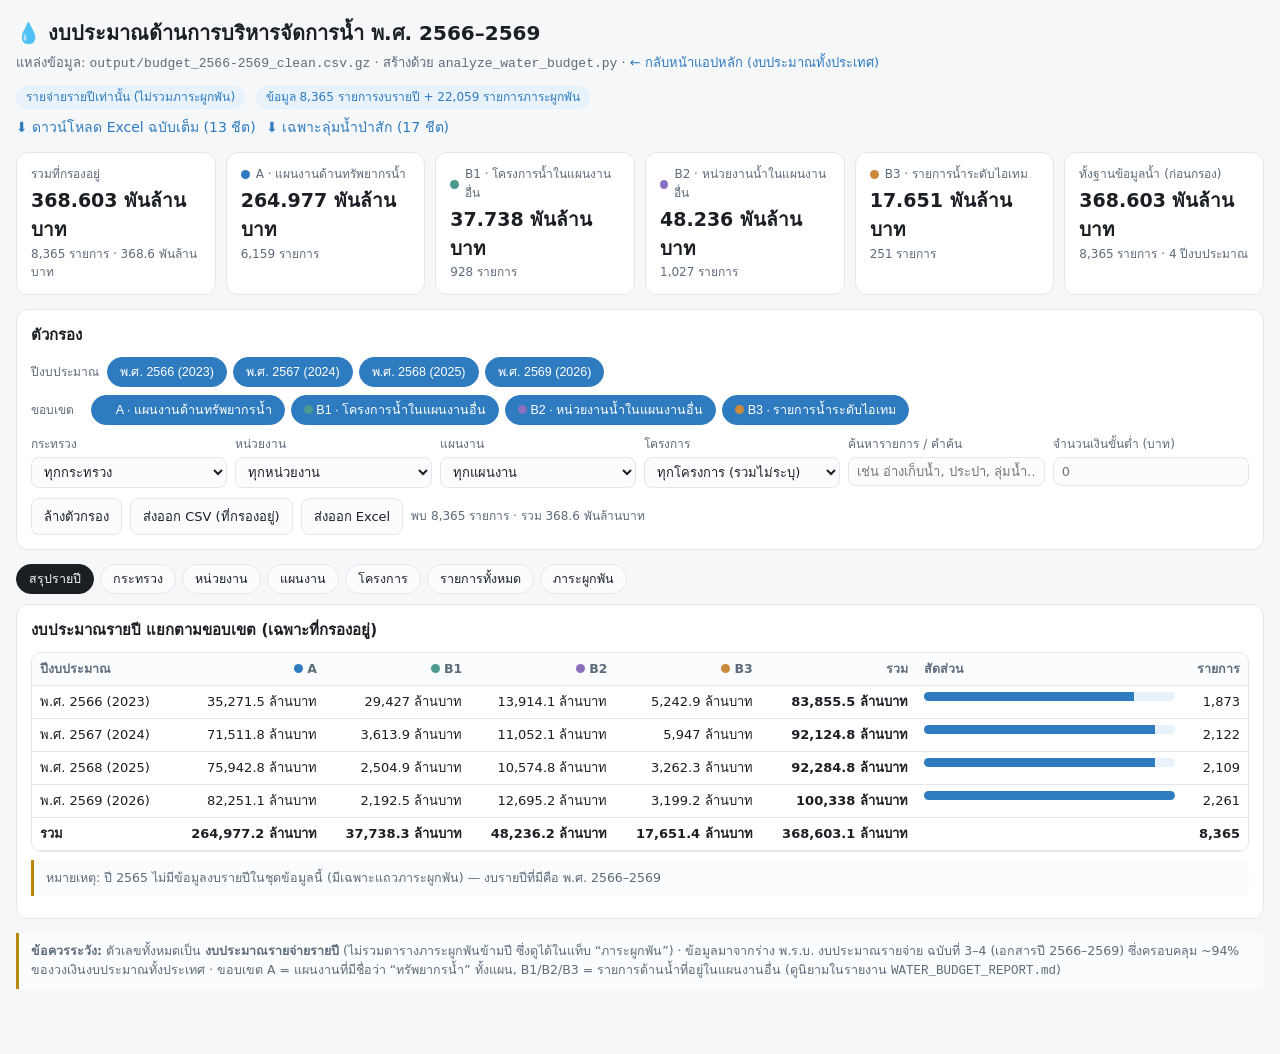
<file: docs/water.html>
<!DOCTYPE html>
<html lang="th">
<head>
<meta charset="UTF-8">
<meta name="viewport" content="width=device-width, initial-scale=1.0">
<title>งบประมาณด้านการบริหารจัดการน้ำ 2566–2569 · Water Budget Explorer</title>
<link rel="icon" href="data:image/svg+xml,<svg xmlns='http://www.w3.org/2000/svg' viewBox='0 0 100 100'><rect width='100' height='100' rx='20' fill='%232f7bbf'/><text x='50' y='70' font-size='58' text-anchor='middle' fill='white' font-family='serif'>💧</text></svg>">
<style>
:root{
  --bg:#f6f7f9; --panel:#fff; --panel2:#fbfcfd; --text:#1b1f24; --muted:#5d6b7a;
  --line:#e3e7ec; --accent:#2f7bbf; --accent-soft:#e8f2fb; --good:#2e8b57; --warn:#b8860b;
  --cA:#2f7bbf; --cB1:#4c9a8f; --cB2:#8a6fbf; --cB3:#c98a3c;
}
@media (prefers-color-scheme: dark){
  :root{ --bg:#12161b; --panel:#1a2027; --panel2:#20272f; --text:#e8edf3; --muted:#9fadb9;
         --line:#2b333c; --accent:#68a8de; --accent-soft:#22303d; }
}
*{box-sizing:border-box}
html,body{margin:0;padding:0}
body{background:var(--bg);color:var(--text);
  font-family:"Noto Sans Thai","Noto Sans",system-ui,-apple-system,"Segoe UI",sans-serif;font-size:14px;line-height:1.55}
a{color:var(--accent);text-decoration:none}
a:hover{text-decoration:underline}
.wrap{max-width:1380px;margin:0 auto;padding:18px 16px 60px}
header.top{display:flex;flex-wrap:wrap;gap:12px;align-items:flex-start;justify-content:space-between;margin-bottom:14px}
h1{font-size:20px;margin:0 0 4px}
.sub{color:var(--muted);font-size:13px}
.badge{display:inline-block;background:var(--accent-soft);color:var(--accent);border-radius:99px;
  padding:2px 10px;font-size:12px;margin-right:6px;white-space:nowrap}
.cards{display:grid;grid-template-columns:repeat(auto-fit,minmax(190px,1fr));gap:10px;margin:14px 0}
.card{background:var(--panel);border:1px solid var(--line);border-radius:12px;padding:12px 14px}
.card .k{font-size:12px;color:var(--muted);display:flex;align-items:center;gap:6px}
.card .v{font-size:19px;font-weight:600;margin-top:2px}
.card .s{font-size:12px;color:var(--muted)}
.dot{width:9px;height:9px;border-radius:50%;display:inline-block}
.panel{background:var(--panel);border:1px solid var(--line);border-radius:12px;padding:14px;margin-bottom:14px}
.panel h2{font-size:15px;margin:0 0 10px}
.filters{display:grid;grid-template-columns:repeat(auto-fit,minmax(170px,1fr));gap:8px}
label.f{display:flex;flex-direction:column;gap:3px;font-size:12px;color:var(--muted)}
select,input[type=text],input[type=number]{background:var(--panel2);color:var(--text);border:1px solid var(--line);
  border-radius:8px;padding:6px 8px;font-family:inherit;font-size:13px;width:100%}
.chips{display:flex;flex-wrap:wrap;gap:6px}
.chip{border:1px solid var(--line);background:var(--panel2);color:var(--text);border-radius:99px;
  padding:4px 12px;font-size:12.5px;cursor:pointer;user-select:none}
.chip.on{background:var(--accent);border-color:var(--accent);color:#fff}
.row{display:flex;flex-wrap:wrap;gap:8px;align-items:center}
button.btn{background:var(--accent);color:#fff;border:none;border-radius:8px;padding:7px 12px;font-family:inherit;
  font-size:13px;cursor:pointer}
button.btn.ghost{background:var(--panel2);color:var(--text);border:1px solid var(--line)}
table{width:100%;border-collapse:collapse;font-size:13px}
th,td{padding:6px 8px;border-bottom:1px solid var(--line);vertical-align:top;text-align:left}
th{position:sticky;top:0;background:var(--panel2);z-index:1;cursor:pointer;font-size:12.5px;color:var(--muted);white-space:nowrap}
th.num,td.num{text-align:right;font-variant-numeric:tabular-nums;white-space:nowrap}
tr.clickable:hover{background:var(--accent-soft);cursor:pointer}
.tbl-wrap{max-height:560px;overflow:auto;border:1px solid var(--line);border-radius:10px}
.bar{height:9px;border-radius:99px;background:var(--accent-soft);overflow:hidden;min-width:60px}
.bar>i{display:block;height:100%;background:var(--accent)}
.small{font-size:12px;color:var(--muted)}
.tabs{display:flex;gap:6px;flex-wrap:wrap;margin-bottom:10px}
.tabs .chip.on{background:var(--text);border-color:var(--text);color:var(--bg)}
.note{border-left:3px solid var(--warn);background:var(--panel2);padding:8px 12px;border-radius:0 8px 8px 0;
  font-size:12.5px;color:var(--muted);margin:8px 0}
.loading{position:fixed;inset:0;background:var(--bg);display:flex;flex-direction:column;gap:12px;
  align-items:center;justify-content:center;z-index:50;text-align:center;padding:20px}
.spinner{width:34px;height:34px;border:3px solid var(--line);border-top-color:var(--accent);border-radius:50%;
  animation:spin .8s linear infinite}
@keyframes spin{to{transform:rotate(360deg)}}
.hidden{display:none !important}
.pager{display:flex;gap:8px;align-items:center;justify-content:center;margin-top:10px;flex-wrap:wrap}
.scope-tag{border-radius:6px;padding:1px 6px;font-size:11.5px;color:#fff;white-space:nowrap}
</style>
</head>
<body>
<div class="loading" id="loading">
  <div class="spinner"></div>
  <div id="loadmsg">กำลังโหลดข้อมูลงบประมาณด้านน้ำ…</div>
  <div class="small">ข้อมูล: water_budget_detail_2566-2569.csv.gz (จากคลังข้อมูลงบประมาณที่ clean แล้ว)</div>
</div>

<div class="wrap hidden" id="app">
  <header class="top">
    <div>
      <h1>💧 งบประมาณด้านการบริหารจัดการน้ำ พ.ศ. 2566–2569</h1>
      <div class="sub">แหล่งข้อมูล: <code>output/budget_2566-2569_clean.csv.gz</code> · สร้างด้วย <code>analyze_water_budget.py</code>
        · <a href="index.html">← กลับหน้าแอปหลัก (งบประมาณทั้งประเทศ)</a></div>
    </div>
    <div>
      <span class="badge">รายจ่ายรายปีเท่านั้น (ไม่รวมภาระผูกพัน)</span>
      <span class="badge" id="stamp"></span>
      <div style="margin-top:8px">
        <a class="btn ghost" style="display:inline-block;text-decoration:none"
           href="data/water_budget_2566-2569.xlsx" download>⬇ ดาวน์โหลด Excel ฉบับเต็ม (13 ชีต)</a>
        <a class="btn ghost" style="display:inline-block;text-decoration:none;margin-left:6px"
           href="data/water_budget_pasak_basin_2566-2569.xlsx" download
           title="ขอบเขตตามประกาศผังน้ำลุ่มน้ำป่าสัก พ.ศ. 2568 (ราชกิจจานุเบกษา เลขที่ 70769) — 7 จังหวัด · คัดได้ 251 รายการ 9,350.0 ล้านบาท">⬇ เฉพาะลุ่มน้ำป่าสัก (17 ชีต)</a>
      </div>
    </div>
  </header>

  <div class="cards" id="cards"></div>

  <div class="panel">
    <h2>ตัวกรอง</h2>
    <div class="row" style="margin-bottom:8px">
      <span class="small" style="min-width:52px">ปีงบประมาณ</span>
      <div class="chips" id="year-chips"></div>
    </div>
    <div class="row" style="margin-bottom:10px">
      <span class="small" style="min-width:52px">ขอบเขต</span>
      <div class="chips" id="scope-chips"></div>
    </div>
    <div class="filters">
      <label class="f">กระทรวง<select id="f-ministry"></select></label>
      <label class="f">หน่วยงาน<select id="f-unit"></select></label>
      <label class="f">แผนงาน<select id="f-plan"></select></label>
      <label class="f">โครงการ<select id="f-project"></select></label>
      <label class="f">ค้นหารายการ / คำค้น
        <input type="text" id="f-q" placeholder="เช่น อ่างเก็บน้ำ, ประปา, ลุ่มน้ำ…"></label>
      <label class="f">จำนวนเงินขั้นต่ำ (บาท)<input type="number" id="f-min" min="0" step="1000000" placeholder="0"></label>
    </div>
    <div class="row" style="margin-top:10px">
      <button class="btn ghost" id="btn-reset">ล้างตัวกรอง</button>
      <button class="btn ghost" id="btn-csv">ส่งออก CSV (ที่กรองอยู่)</button>
      <button class="btn ghost" id="btn-xlsx">ส่งออก Excel</button>
      <span class="small" id="count"></span>
    </div>
  </div>

  <div class="tabs" id="tabs">
    <button class="chip on" data-view="year">สรุปรายปี</button>
    <button class="chip" data-view="ministry">กระทรวง</button>
    <button class="chip" data-view="unit">หน่วยงาน</button>
    <button class="chip" data-view="plan">แผนงาน</button>
    <button class="chip" data-view="project">โครงการ</button>
    <button class="chip" data-view="rows">รายการทั้งหมด</button>
    <button class="chip" data-view="comm">ภาระผูกพัน</button>
  </div>

  <div class="panel" id="view"></div>
  <div class="note" id="footnote">
    <b>ข้อควรระวัง:</b> ตัวเลขทั้งหมดเป็น <b>งบประมาณรายจ่ายรายปี</b> (ไม่รวมตารางภาระผูกพันข้ามปี ซึ่งดูได้ในแท็บ “ภาระผูกพัน”)
    · ข้อมูลมาจากร่าง พ.ร.บ. งบประมาณรายจ่าย ฉบับที่ 3–4 (เอกสารปี 2566–2569) ซึ่งครอบคลุม ~94% ของวงเงินงบประมาณทั้งประเทศ
    · ขอบเขต A = แผนงานที่มีชื่อว่า “ทรัพยากรน้ำ” ทั้งแผน, B1/B2/B3 = รายการด้านน้ำที่อยู่ในแผนงานอื่น (ดูนิยามในรายงาน <code>WATER_BUDGET_REPORT.md</code>)
  </div>
</div>

<script src="static/vendor/papaparse.min.js"></script>
<script src="static/vendor/xlsx.full.min.js"></script>
<script>
'use strict';
const $ = (s) => document.querySelector(s);
const esc = (s) => String(s ?? '').replace(/[&<>"]/g, (c) => ({'&':'&amp;','<':'&lt;','>':'&gt;','"':'&quot;'}[c]));
const fmtInt = (v) => Number(v || 0).toLocaleString('en-US');
const fmtB = (v) => `${(Number(v || 0) / 1e9).toLocaleString('en-US', {maximumFractionDigits: 3})} พันล้านบาท`;
const fmtM = (v) => `${(Number(v || 0) / 1e6).toLocaleString('en-US', {maximumFractionDigits: 1})} ล้านบาท`;
const fmtTHB = (v) => {
  v = Number(v || 0); const a = Math.abs(v), neg = v < 0 ? '−' : '';
  if (a >= 1e12) return neg + (a/1e12).toLocaleString('en-US',{maximumFractionDigits:2}) + ' ล้านล้านบาท';
  if (a >= 1e9) return neg + (a/1e9).toLocaleString('en-US',{maximumFractionDigits:2}) + ' พันล้านบาท';
  if (a >= 1e6) return neg + (a/1e6).toLocaleString('en-US',{maximumFractionDigits:1}) + ' ล้านบาท';
  if (a >= 1e3) return neg + (a/1e3).toLocaleString('en-US',{maximumFractionDigits:0}) + ' พันบาท';
  return neg + fmtInt(a) + ' บาท';
};
const fmtBE = (y) => `พ.ศ. ${Number(y) + 543} (${y})`;
const SCOPE = {
  A:  { label: 'A · แผนงานด้านทรัพยากรน้ำ', color: 'var(--cA)' },
  B1: { label: 'B1 · โครงการน้ำในแผนงานอื่น', color: 'var(--cB1)' },
  B2: { label: 'B2 · หน่วยงานน้ำในแผนงานอื่น', color: 'var(--cB2)' },
  B3: { label: 'B3 · รายการน้ำระดับไอเทม', color: 'var(--cB3)' },
};
const SCOPES = ['A', 'B1', 'B2', 'B3'];
const DCOLS = ['water_scope','scope_reason','FISCAL_YEAR','BUDGET_PLAN','MINISTRY','BUDGETARY_UNIT','PROJECT','OUTPUT',
  'CATEGORY_LV1','CATEGORY_LV2','CATEGORY_LV3','CATEGORY_LV4','CATEGORY_LV5','CATEGORY_LV6','ITEM_DESCRIPTION',
  'AMOUNT','CROSS_FUNC?','OBLIGED?','REF_DOC','REF_PAGE_NO','Source_Sheet','dq_flag'];

let ANNUAL = [], COMM = [];
const state = { years: new Set(), scopes: new Set(SCOPES), ministry: '', unit: '', plan: '', project: '',
                q: '', min: 0, view: 'year', sort: 'AMOUNT', dir: -1, page: 1, pageSize: 100 };

/* ---------------- โหลดข้อมูล ---------------- */
async function fetchGzText(url, onProgress) {
  const res = await fetch(url);
  if (!res.ok) throw new Error(`โหลด ${url} ไม่ได้ (${res.status})`);
  if (typeof DecompressionStream === 'undefined')
    throw new Error('เบราว์เซอร์นี้ไม่รองรับ DecompressionStream — กรุณาใช้ Chrome/Edge/Firefox/Safari รุ่นใหม่');
  const total = Number(res.headers.get('content-length') || 0);
  const ds = new DecompressionStream('gzip');
  const stream = res.body.pipeThrough(ds);
  const reader = stream.getReader(); const chunks = []; let got = 0;
  for (;;) {
    const { done, value } = await reader.read();
    if (done) break;
    chunks.push(value); got += value.length;
    if (onProgress) onProgress(total ? Math.min(0.99, got / (total * 3.2)) : 0.5);
  }
  const merged = new Uint8Array(chunks.reduce((n, c) => n + c.length, 0));
  let off = 0; for (const c of chunks) { merged.set(c, off); off += c.length; }
  return new TextDecoder('utf-8').decode(merged);
}
function parseCsv(text) {
  const out = Papa.parse(text, { header: true, skipEmptyLines: true, dynamicTyping: false });
  const rows = out.data.filter((r) => r && r.water_scope);
  for (const r of rows) { r.AMOUNT = Number(String(r.AMOUNT || '0').replace(/[^0-9.\-]/g, '')) || 0; r.FISCAL_YEAR = String(r.FISCAL_YEAR || ''); }
  return rows;
}
async function boot() {
  try {
    $('#loadmsg').textContent = 'กำลังโหลดรายละเอียดงบรายปี…';
    const t1 = await fetchGzText('data/water_budget_detail_2566-2569.csv.gz', (p) => { $('#loadmsg').textContent = `กำลังโหลดรายละเอียดงบรายปี… ${Math.round(p * 100)}%`; });
    ANNUAL = parseCsv(t1);
    $('#loadmsg').textContent = 'กำลังโหลดภาระผูกพัน…';
    const t2 = await fetchGzText('data/water_commitments_2566-2569.csv.gz', (p) => { $('#loadmsg').textContent = `กำลังโหลดภาระผูกพัน… ${Math.round(p * 100)}%`; });
    COMM = parseCsv(t2);
    const ys = [...new Set(ANNUAL.map((r) => r.FISCAL_YEAR))].sort();
    state.years = new Set(ys);
    $('#stamp').textContent = `ข้อมูล ${ANNUAL.length.toLocaleString()} รายการงบรายปี + ${COMM.length.toLocaleString()} รายการภาระผูกพัน`;
    buildControls(ys);
    render();
    $('#loading').classList.add('hidden'); $('#app').classList.remove('hidden');
  } catch (e) {
    $('#loadmsg').innerHTML = `โหลดข้อมูลไม่สำเร็จ: ${esc(e.message)}<br><span class="small">ลองเปิดผ่านเว็บเซิร์ฟเวอร์ (http://) ไม่ใช่เปิดไฟล์ตรง ๆ ด้วย file://</span>`;
    $('.spinner') && $('.spinner').remove();
  }
}

/* ---------------- ตัวกรอง ---------------- */
function buildControls(years) {
  const yc = $('#year-chips'); yc.innerHTML = '';
  for (const y of years) {
    const b = document.createElement('button');
    b.className = 'chip on'; b.textContent = fmtBE(y); b.dataset.year = y;
    b.onclick = () => { b.classList.toggle('on'); b.classList.contains('on') ? state.years.add(y) : state.years.delete(y); state.page = 1; render(); };
    yc.appendChild(b);
  }
  const sc = $('#scope-chips'); sc.innerHTML = '';
  for (const s of SCOPES) {
    const b = document.createElement('button');
    b.className = 'chip on'; b.dataset.scope = s;
    b.innerHTML = `<span class="dot" style="background:${SCOPE[s].color}"></span> ${esc(SCOPE[s].label)}`;
    b.onclick = () => { b.classList.toggle('on'); b.classList.contains('on') ? state.scopes.add(s) : state.scopes.delete(s); state.page = 1; render(); };
    sc.appendChild(b);
  }
  fillSelect('#f-ministry', 'MINISTRY', 'ทุกกระทรวง');
  fillSelect('#f-unit', 'BUDGETARY_UNIT', 'ทุกหน่วยงาน');
  fillSelect('#f-plan', 'BUDGET_PLAN', 'ทุกแผนงาน');
  fillSelect('#f-project', 'PROJECT', 'ทุกโครงการ (รวมไม่ระบุ)');
  $('#f-ministry').onchange = (e) => { state.ministry = e.target.value; state.page = 1; refillDepend(); render(); };
  $('#f-unit').onchange = (e) => { state.unit = e.target.value; state.page = 1; render(); };
  $('#f-plan').onchange = (e) => { state.plan = e.target.value; state.page = 1; render(); };
  $('#f-project').onchange = (e) => { state.project = e.target.value; state.page = 1; render(); };
  $('#f-q').oninput = (e) => { state.q = e.target.value.trim(); state.page = 1; render(); };
  $('#f-min').oninput = (e) => { state.min = Number(e.target.value || 0); state.page = 1; render(); };
  $('#btn-reset').onclick = () => {
    state.years = new Set(years); state.scopes = new Set(SCOPES); state.ministry = state.unit = state.plan = state.project = '';
    state.q = ''; state.min = 0; state.page = 1; state.sort = 'AMOUNT'; state.dir = -1;
    $('#f-ministry').value = ''; $('#f-unit').value = ''; $('#f-plan').value = ''; $('#f-project').value = '';
    $('#f-q').value = ''; $('#f-min').value = '';
    document.querySelectorAll('#year-chips .chip, #scope-chips .chip').forEach((c) => c.classList.add('on'));
    refillDepend(); render();
  };
  $('#btn-csv').onclick = () => exportCsv();
  $('#btn-xlsx').onclick = () => exportXlsx();
  for (const t of document.querySelectorAll('#tabs .chip'))
    t.onclick = () => { document.querySelectorAll('#tabs .chip').forEach((x) => x.classList.remove('on')); t.classList.add('on'); state.view = t.dataset.view; state.page = 1; render(); };
}
function refillDepend() {
  const base = filtered({ignore: ['unit', 'plan', 'project']});
  const keepUnit = state.unit, keepPlan = state.plan, keepProject = state.project;
  fillSelect('#f-unit', 'BUDGETARY_UNIT', 'ทุกหน่วยงาน', base);
  fillSelect('#f-plan', 'BUDGET_PLAN', 'ทุกแผนงาน', base);
  fillSelect('#f-project', 'PROJECT', 'ทุกโครงการ (รวมไม่ระบุ)', base);
  if (keepUnit && ![...$('#f-unit').options].some((o) => o.value === keepUnit)) state.unit = '';
  if (keepPlan && ![...$('#f-plan').options].some((o) => o.value === keepPlan)) state.plan = '';
  if (keepProject && ![...$('#f-project').options].some((o) => o.value === keepProject)) state.project = '';
  $('#f-unit').value = state.unit; $('#f-plan').value = state.plan; $('#f-project').value = state.project;
}
function fillSelect(sel, col, first, rows) {
  const el = $(sel); const keep = el.value;
  const src = rows || ANNUAL;
  const vals = [...new Set(src.map((r) => (r[col] || '').trim()))]
    .filter((v) => v && !(col === 'PROJECT' && v === ''))
    .sort((a, b) => a.localeCompare(b, 'th'));
  el.innerHTML = `<option value="">${esc(first)}</option>` + vals.map((v) => `<option value="${esc(v)}">${esc(v.length > 90 ? v.slice(0, 90) + '…' : v)}</option>`).join('');
  if (keep && elsafe(el, keep)) el.value = keep;
  function elsafe(e, v) { return [...e.options].some((o) => o.value === v); }
}

/* ---------------- ข้อมูลที่กรองแล้ว ---------------- */
function filtered(opt = {}) {
  const ig = new Set(opt.ignore || []);
  return ANNUAL.filter((r) => {
    if (state.years.size && !state.years.has(r.FISCAL_YEAR)) return false;
    if (state.scopes.size && !state.scopes.has(r.water_scope)) return false;
    if (!ig.has('ministry') && state.ministry && r.MINISTRY !== state.ministry) return false;
    if (!ig.has('unit') && state.unit && r.BUDGETARY_UNIT !== state.unit) return false;
    if (!ig.has('plan') && state.plan && r.BUDGET_PLAN !== state.plan) return false;
    if (!ig.has('project') && state.project && r.PROJECT !== state.project) return false;
    if (state.min && Math.abs(r.AMOUNT) < state.min) return false;
    if (state.q) {
      const q = state.q.toLowerCase();
      const hay = [r.ITEM_DESCRIPTION, r.PROJECT, r.BUDGETARY_UNIT, r.BUDGET_PLAN, r.MINISTRY, r.CATEGORY_LV1, r.CATEGORY_LV2]
        .join(' ').toLowerCase();
      if (!hay.includes(q)) return false;
    }
    return true;
  });
}
const sum = (rs) => rs.reduce((a, r) => a + r.AMOUNT, 0);

/* ---------------- เรนเดอร์ ---------------- */
function render() {
  const rows = filtered();
  const total = sum(rows);
  $('#count').textContent = `พบ ${rows.length.toLocaleString()} รายการ · รวม ${fmtTHB(total)}`;
  renderCards(rows, total);
  const v = $('#view'); v.innerHTML = '';
  if (state.view === 'year') renderYear(v, rows);
  else if (state.view === 'comm') renderComm(v);
  else if (state.view === 'rows') renderRows(v, rows);
  else renderGroup(v, rows, state.view);
}
function renderCards(rows, total) {
  const byScope = {}; for (const s of SCOPES) byScope[s] = rows.filter((r) => r.water_scope === s);
  const annualTotal = sum(ANNUAL);
  const c = [
    `<div class="card"><div class="k">รวมที่กรองอยู่</div><div class="v">${fmtB(total)}</div><div class="s">${rows.length.toLocaleString()} รายการ · ${fmtTHB(total)}</div></div>`,
    ...SCOPES.map((s) => `<div class="card"><div class="k"><span class="dot" style="background:${SCOPE[s].color}"></span> ${esc(SCOPE[s].label)}</div>
      <div class="v">${fmtB(sum(byScope[s]))}</div><div class="s">${byScope[s].length.toLocaleString()} รายการ</div></div>`),
    `<div class="card"><div class="k">ทั้งฐานข้อมูลน้ำ (ก่อนกรอง)</div><div class="v">${fmtB(annualTotal)}</div>
      <div class="s">${ANNUAL.length.toLocaleString()} รายการ · ${ANNUAL.length && [...new Set(ANNUAL.map((r) => r.FISCAL_YEAR))].length} ปีงบประมาณ</div></div>`,
  ];
  $('#cards').innerHTML = c.join('');
}
function renderYear(v, rows) {
  const years = [...new Set(ANNUAL.map((r) => r.FISCAL_YEAR))].sort();
  const data = years.map((y) => {
    const r = { year: y, total: 0, by: {} };
    for (const s of SCOPES) { r.by[s] = rows.filter((x) => x.FISCAL_YEAR === y && x.water_scope === s); }
    r.total = sum(rows.filter((x) => x.FISCAL_YEAR === y));
    return r;
  });
  const max = Math.max(1, ...data.map((d) => d.total));
  let html = `<h2>งบประมาณรายปี แยกตามขอบเขต (เฉพาะที่กรองอยู่)</h2><div class="tbl-wrap"><table>
    <thead><tr><th>ปีงบประมาณ</th>${SCOPES.map((s) => `<th class="num"><span class="dot" style="background:${SCOPE[s].color}"></span> ${s}</th>`).join('')}
    <th class="num">รวม</th><th style="width:22%">สัดส่วน</th><th class="num">รายการ</th></tr></thead><tbody>`;
  for (const d of data) {
    html += `<tr><td>${fmtBE(d.year)}</td>` + SCOPES.map((s) => `<td class="num">${sum(d.by[s]) ? fmtM(sum(d.by[s])) : '–'}</td>`).join('')
      + `<td class="num"><b>${fmtM(d.total)}</b></td>
      <td><div class="bar"><i style="width:${(d.total / max * 100).toFixed(1)}%"></i></div></td>
      <td class="num">${rows.filter((x) => x.FISCAL_YEAR === d.year).length.toLocaleString()}</td></tr>`;
  }
  const grand = sum(rows);
  html += `<tr><td><b>รวม</b></td>${SCOPES.map((s) => `<td class="num"><b>${fmtM(sum(rows.filter((x) => x.water_scope === s)))}</b></td>`).join('')}
    <td class="num"><b>${fmtM(grand)}</b></td><td></td><td class="num"><b>${rows.length.toLocaleString()}</b></td></tr>`;
  html += `</tbody></table></div>`;
  html += `<div class="note">หมายเหตุ: ปี 2565 ไม่มีข้อมูลงบรายปีในชุดข้อมูลนี้ (มีเฉพาะแถวภาระผูกพัน) — งบรายปีที่มีคือ พ.ศ. 2566–2569</div>`;
  v.innerHTML = html;
}
const LABEL_OF = { ministry: 'กระทรวง', unit: 'หน่วยงาน', plan: 'แผนงาน', project: 'โครงการ' };
function renderGroup(v, rows, dim) {
  const col = { ministry: 'MINISTRY', unit: 'BUDGETARY_UNIT', plan: 'BUDGET_PLAN', project: 'PROJECT' }[dim];
  const map = new Map();
  for (const r of rows) {
    const k = (r[col] || '').trim() || '(ไม่ระบุ)';
    if (!map.has(k)) map.set(k, { key: k, amt: 0, n: 0, by: {} , unit: r.BUDGETARY_UNIT, plan: r.BUDGET_PLAN });
    const o = map.get(k); o.amt += r.AMOUNT; o.n++;
    o.by[r.FISCAL_YEAR] = (o.by[r.FISCAL_YEAR] || 0) + r.AMOUNT;
  }
  const list = [...map.values()].sort((a, b) => b.amt - a.amt);
  const years = [...new Set(ANNUAL.map((r) => r.FISCAL_YEAR))].sort().filter((y) => state.years.has(y));
  const total = sum(rows) || 1;
  const max = list.length ? list[0].amt : 1;
  const shown = list.slice(0, 300);
  let html = `<h2>${esc(LABEL_OF[dim])} (${list.length.toLocaleString()} รายการ · ${rows.length.toLocaleString()} แถว · ${fmtTHB(sum(rows))})</h2>`;
  html += `<div class="small" style="margin-bottom:6px">คลิกที่แถวเพื่อกรองตามค่านั้น</div><div class="tbl-wrap"><table>
    <thead><tr><th>#</th><th>${esc(LABEL_OF[dim])}</th><th class="num">จำนวนเงิน</th><th style="width:18%">สัดส่วน</th>
    ${years.map((y) => `<th class="num">${Number(y) + 543}</th>`).join('')}<th class="num">รายการ</th></tr></thead><tbody>`;
  shown.forEach((o, i) => {
    html += `<tr class="clickable" data-key="${esc(o.key)}"><td>${i + 1}</td><td>${esc(o.key)}
      ${dim === 'project' || dim === 'plan' ? `<div class="small">${esc(o.unit || '')}</div>` : ''}</td>
      <td class="num">${fmtM(o.amt)}</td>
      <td><div class="bar"><i style="width:${(o.amt / max * 100).toFixed(1)}%"></i></div><span class="small">${(o.amt / total * 100).toFixed(1)}%</span></td>
      ${years.map((y) => `<td class="num">${o.by[y] ? fmtM(o.by[y]) : '–'}</td>`).join('')}
      <td class="num">${o.n.toLocaleString()}</td></tr>`;
  });
  if (list.length > shown.length) html += `<tr><td colspan="${years.length + 5}" class="small">แสดง 300 อันดับแรกจาก ${list.length} — ใช้ตัวกรองเพื่อเจาะลึก</td></tr>`;
  html += `</tbody></table></div>`;
  v.innerHTML = html;
  v.querySelectorAll('tr.clickable').forEach((tr) => {
    tr.onclick = () => {
      const k = tr.dataset.key;
      if (dim === 'ministry') state.ministry = k === '(ไม่ระบุ)' ? '' : k;
      if (dim === 'unit') state.unit = k === '(ไม่ระบุ)' ? '' : k;
      if (dim === 'plan') state.plan = k === '(ไม่ระบุ)' ? '' : k;
      if (dim === 'project') state.project = k === '(ไม่ระบุ)' ? '' : k;
      $('#f-ministry').value = state.ministry; $('#f-unit').value = state.unit; $('#f-plan').value = state.plan; $('#f-project').value = state.project;
      state.view = 'rows'; state.page = 1;
      document.querySelectorAll('#tabs .chip').forEach((x) => x.classList.toggle('on', x.dataset.view === 'rows'));
      render();
    };
  });
}
function renderRows(v, rows) {
  const sorted = sortRows(rows);
  const pages = Math.max(1, Math.ceil(sorted.length / state.pageSize));
  state.page = Math.min(state.page, pages);
  const start = (state.page - 1) * state.pageSize;
  const page = sorted.slice(start, start + state.pageSize);
  let html = `<h2>รายการทั้งหมด (${sorted.length.toLocaleString()} แถว · ${fmtTHB(sum(sorted))})</h2>
    <div class="tbl-wrap"><table><thead><tr>
    ${[['FISCAL_YEAR','ปี'],['water_scope','ขอบเขต'],['BUDGET_PLAN','แผนงาน'],['MINISTRY','กระทรวง'],['BUDGETARY_UNIT','หน่วยงาน'],
       ['PROJECT','โครงการ'],['ITEM_DESCRIPTION','รายการ'],['CATEGORY_LV1','หมวด'],['AMOUNT','จำนวนเงิน'],['REF_DOC','เอกสาร'],['REF_PAGE_NO','หน้า']]
      .map(([k, l]) => `<th data-sort="${k}" ${k === 'AMOUNT' ? 'class="num"' : ''}>${l}${state.sort === k ? (state.dir < 0 ? ' ▼' : ' ▲') : ''}</th>`).join('')}
    </tr></thead><tbody>`;
  for (const r of page) {
    html += `<tr><td>${r.FISCAL_YEAR ? Number(r.FISCAL_YEAR) + 543 : ''}</td>
      <td><span class="scope-tag" style="background:${SCOPE[r.water_scope] ? SCOPE[r.water_scope].color : '#888'}">${esc(r.water_scope)}</span></td>
      <td>${esc(r.BUDGET_PLAN)}</td><td>${esc(r.MINISTRY)}</td><td>${esc(r.BUDGETARY_UNIT)}</td>
      <td>${esc(r.PROJECT)}</td><td>${esc(r.ITEM_DESCRIPTION)}${r.dq_flag ? `<div class="small">⚑ ${esc(r.dq_flag)}</div>` : ''}</td>
      <td>${esc(r.CATEGORY_LV1)}</td><td class="num">${fmtInt(r.AMOUNT)}</td>
      <td class="small">${esc((r.REF_DOC || '').split('/')[0])}</td><td class="num">${esc(r.REF_PAGE_NO)}</td></tr>`;
  }
  html += `</tbody></table></div>`;
  html += `<div class="pager"><button class="btn ghost" id="p-prev" ${state.page <= 1 ? 'disabled' : ''}>← ก่อนหน้า</button>
    <span class="small">หน้า ${state.page.toLocaleString()} / ${pages.toLocaleString()}</span>
    <button class="btn ghost" id="p-next" ${state.page >= pages ? 'disabled' : ''}>ถัดไป →</button>
    <span class="small">(แสดง ${state.pageSize} แถว/หน้า — เรียงตาม ${esc(state.sort)} ${state.dir < 0 ? 'มาก→น้อย' : 'น้อย→มาก'})</span></div>`;
  v.innerHTML = html;
  $('#p-prev').onclick = () => { state.page--; render(); };
  $('#p-next').onclick = () => { state.page++; render(); };
  for (const th of v.querySelectorAll('th[data-sort]'))
    th.onclick = () => { const k = th.dataset.sort; if (state.sort === k) state.dir = -state.dir; else { state.sort = k; state.dir = k === 'AMOUNT' ? -1 : 1; } render(); };
}
function sortRows(rows) {
  const k = state.sort, d = state.dir;
  return [...rows].sort((a, b) => {
    let x = a[k], y = b[k];
    if (k === 'AMOUNT' || k === 'FISCAL_YEAR') { x = Number(x) || 0; y = Number(y) || 0; }
    else { x = String(x || ''); y = String(y || ''); }
    return (x < y ? -1 : x > y ? 1 : 0) * d;
  });
}
function renderComm(v) {
  const rows = COMM.filter((r) => state.years.has(r.FISCAL_YEAR) && state.scopes.has(r.water_scope));
  const years = [...new Set(COMM.map((r) => r.FISCAL_YEAR))].sort();
  const total = sum(rows);
  let html = `<h2>ภาระผูกพันข้ามปี (ตารางผูกพันที่แนบมากับเอกสารงบประมาณ)</h2>
    <div class="note"><b>ห้ามนำยอดนี้ไปรวมกับงบรายปี</b> — แต่ละแถวคือ “สัญญาที่ผูกพันไว้แล้ว” ซึ่งปรากฏซ้ำในเอกสารหลายฉบับ
    (เอกสารปี 2566–2569 มีตารางภาระผูกพันของตัวเอง) จึงใช้ดูรายฉบับ/รายปีที่ผูกพันเท่านั้น<br>
    แถวที่แสดง: <b>${rows.length.toLocaleString()}</b> · รวม <b>${fmtTHB(total)}</b> · ปีที่โหลดมา ${COMM.length.toLocaleString()} แถว</div>
    <div class="tbl-wrap"><table><thead><tr><th>ปีที่ผูกพัน (พ.ศ.)</th>${SCOPES.map((s) => `<th class="num">${s}</th>`).join('')}<th class="num">รวม</th><th class="num">รายการ</th></tr></thead><tbody>`;
  for (const y of years) {
    const r = rows.filter((x) => x.FISCAL_YEAR === y);
    const b = SCOPES.map((s) => sum(r.filter((x) => x.water_scope === s)));
    html += `<tr><td>${fmtBE(y)}</td>${b.map((x) => `<td class="num">${x ? fmtM(x) : '–'}</td>`).join('')}
      <td class="num"><b>${fmtM(sum(r))}</b></td><td class="num">${r.length.toLocaleString()}</td></tr>`;
  }
  html += `</tbody></table></div>`;
  const top = [...rows].sort((a, b) => b.AMOUNT - a.AMOUNT).slice(0, 40);
  html += `<h2 style="margin-top:16px">รายการภาระผูกพันที่ใหญ่ที่สุด 40 รายการ (ตามตัวกรอง)</h2>
    <div class="tbl-wrap"><table><thead><tr><th>ปีที่ผูกพัน</th><th>ขอบเขต</th><th>หน่วยงาน</th><th>โครงการ</th><th>รายการ</th><th class="num">จำนวนเงิน</th></tr></thead><tbody>`;
  for (const r of top)
    html += `<tr><td>${Number(r.FISCAL_YEAR) + 543}</td><td>${esc(r.water_scope)}</td><td>${esc(r.BUDGETARY_UNIT)}</td>
      <td>${esc(r.PROJECT)}</td><td>${esc(r.ITEM_DESCRIPTION)}</td><td class="num">${fmtInt(r.AMOUNT)}</td></tr>`;
  html += `</tbody></table></div>`;
  v.innerHTML = html;
}

/* ---------------- ส่งออก ---------------- */
function exportRows(rows, kind) {
  if (!rows.length) { alert('ไม่มีรายการให้ส่งออก'); return; }
  const data = rows.map((r) => ({ 'ปีงบประมาณ (พ.ศ.)': Number(r.FISCAL_YEAR) + 543, 'ปีงบประมาณ (ค.ศ.)': r.FISCAL_YEAR,
    'ขอบเขต': r.water_scope, 'เหตุผลขอบเขต': r.scope_reason, 'แผนงาน': r.BUDGET_PLAN, 'กระทรวง': r.MINISTRY,
    'หน่วยงาน': r.BUDGETARY_UNIT, 'โครงการ': r.PROJECT, 'รายการ (ไอเทม)': r.ITEM_DESCRIPTION,
    'หมวดงบ LV1': r.CATEGORY_LV1, 'หมวดงบ LV2': r.CATEGORY_LV2, 'หมวดงบ LV3': r.CATEGORY_LV3,
    'หมวดงบ LV4': r.CATEGORY_LV4, 'หมวดงบ LV5': r.CATEGORY_LV5, 'หมวดงบ LV6': r.CATEGORY_LV6,
    'จำนวนเงิน (บาท)': r.AMOUNT, 'ข้ามฟังก์ชัน': r['CROSS_FUNC?'], 'ผูกพันข้ามปี': r['OBLIGED?'],
    'เอกสารอ้างอิง': r.REF_DOC, 'เลขหน้า': r.REF_PAGE_NO, 'ชีตต้นฉบับ': r.Source_Sheet, 'DQ flag': r.dq_flag }));
  const stamp = new Date().toISOString().slice(0, 10);
  if (kind === 'csv') {
    const csv = Papa.unparse(data);
    download(new Blob(['\ufeff' + csv], { type: 'text/csv;charset=utf-8' }), `water_budget_filtered_${stamp}.csv`);
  } else {
    const ws = XLSX.utils.json_to_sheet(data);
    ws['!cols'] = [{ wch: 14 }, { wch: 14 }, { wch: 8 }, { wch: 34 }, { wch: 44 }, { wch: 34 }, { wch: 40 }, { wch: 40 },
      { wch: 60 }, { wch: 22 }, { wch: 22 }, { wch: 20 }, { wch: 18 }, { wch: 18 }, { wch: 18 }, { wch: 18 },
      { wch: 12 }, { wch: 12 }, { wch: 40 }, { wch: 8 }, { wch: 18 }, { wch: 20 }];
    const wb = XLSX.utils.book_new();
    XLSX.utils.book_append_sheet(wb, ws, 'งบน้ำ (กรอง)');
    // ตารางสรุปประกอบ
    const byY = {}; for (const r of rows) { const y = Number(r.FISCAL_YEAR) + 543; byY[y] = byY[y] || { s: {}, t: 0 }; byY[y].t += r.AMOUNT; byY[y].s[r.water_scope] = (byY[y].s[r.water_scope] || 0) + r.AMOUNT; }
    const sumRows = Object.keys(byY).sort().map((y) => ({ 'ปีงบประมาณ (พ.ศ.)': Number(y), A: byY[y].s.A || 0, B1: byY[y].s.B1 || 0, B2: byY[y].s.B2 || 0, B3: byY[y].s.B3 || 0, 'รวม (บาท)': byY[y].t }));
    XLSX.utils.book_append_sheet(wb, XLSX.utils.json_to_sheet(sumRows), 'สรุปรายปี');
    XLSX.writeFile(wb, `water_budget_filtered_${stamp}.xlsx`);
  }
}
function download(blob, name) {
  const a = document.createElement('a'); a.href = URL.createObjectURL(blob); a.download = name; a.click();
  setTimeout(() => URL.revokeObjectURL(a.href), 4000);
}
function exportCsv() { exportRows(filtered(), 'csv'); }
function exportXlsx() { exportRows(filtered(), 'xlsx'); }

boot();
</script>
</body>
</html>
</file>
